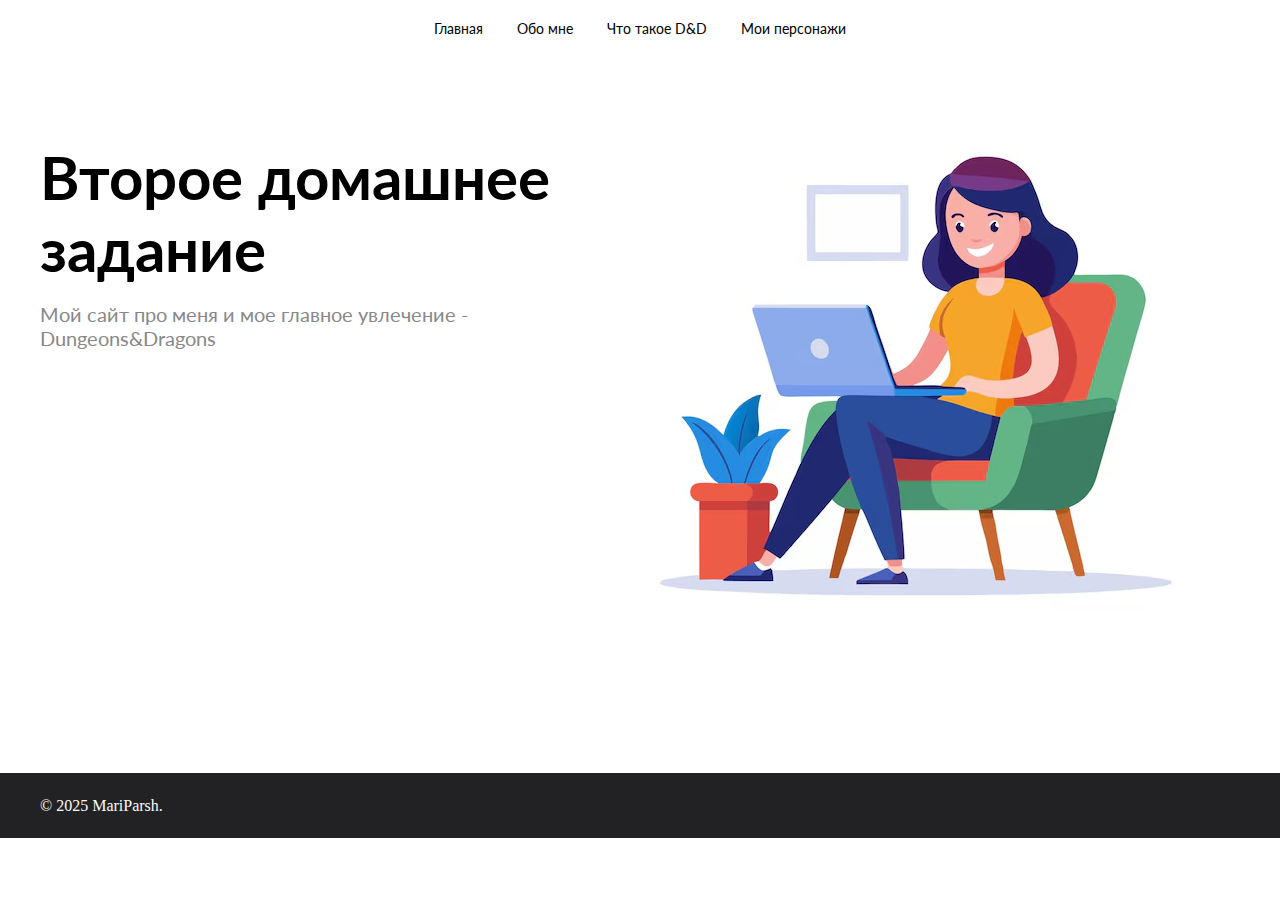
<file: index.html>
<!DOCTYPE html>
<html lang="ru">
<head>
    <meta charset="UTF-8">
    <meta name="viewport" content="width=device-width, initial-scale=1.0">
    <title>Главная</title>
    <link rel="preconnect" href="https://fonts.googleapis.com">
    <link rel="preconnect" href="https://fonts.gstatic.com" crossorigin>
    <link href="https://fonts.googleapis.com/css2?family=Lato:wght@400;700;900&display=swap" rel="stylesheet">
    <link rel="stylesheet" href="style.css">
</head>


<body>
    <div class="top center">
        <div class="top_header">
            <header class="menu">
                <a class="header_link" href="index.html">Главная</a>
                <a class="header_link" href="about.html">Обо мне</a>
                <a class="header_link" href="dandd.html">Что такое D&D</a>
                <a class="header_link" href="my_char.html">Мои персонажи</a>
            </heared>
        </div>
        <div class="top_main">
            <div class="top_info">
                <h1 class="top_title">Второе домашнее задание</h1>
                <p class="top_text">Мой сайт про меня и мое главное увлечение - Dungeons&Dragons</p>
            </div>
            <img src="img/img_top.png" alt="top photo">
        </div>
    </div>

    <footer>
        <div class="footer center">
            <div class="footer_text">© 2025 MariParsh.</div>
        </div>
    </footer>

</body>

</html>
</file>
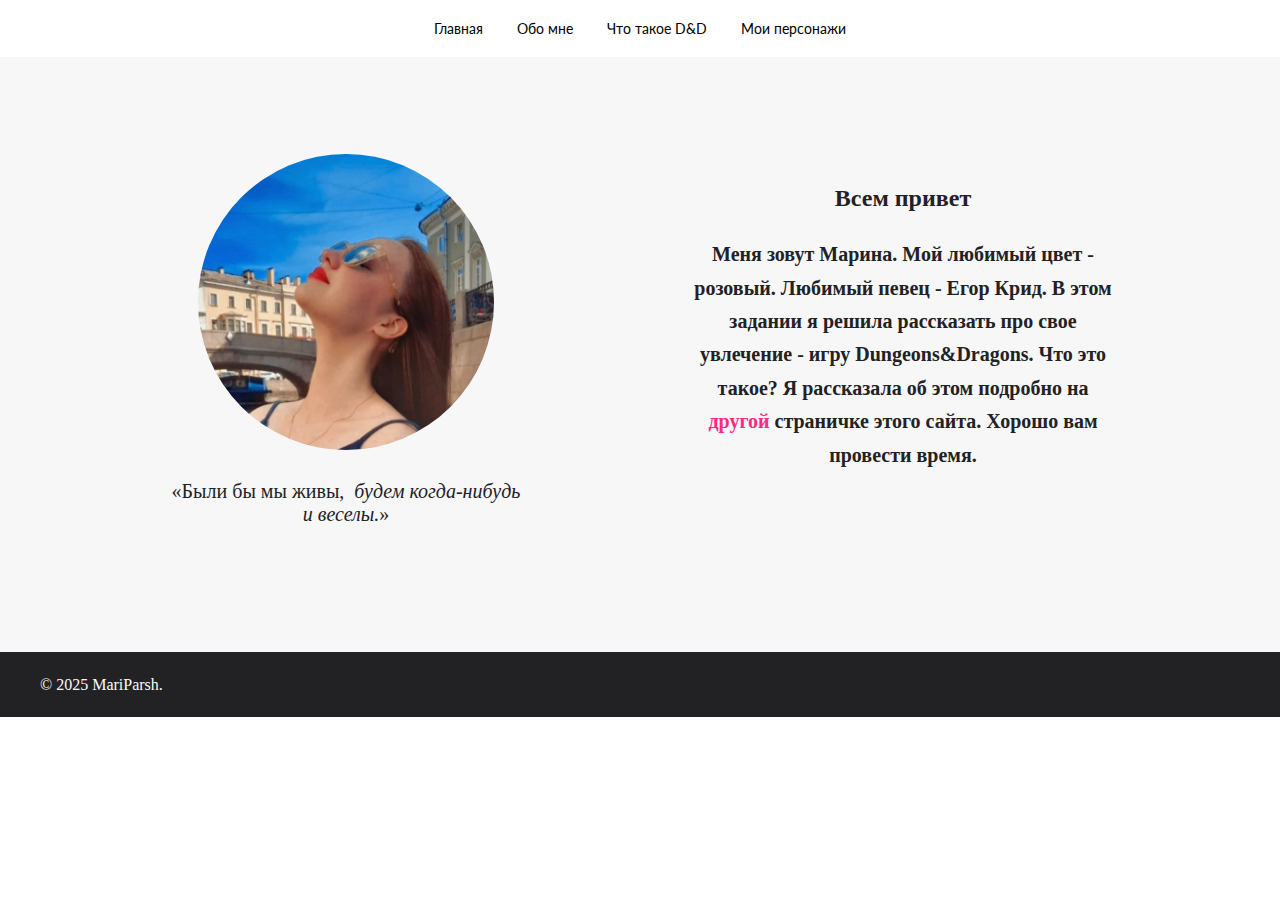
<file: about.html>
<!DOCTYPE html>
<html lang="ru">
<head>
    <meta charset="UTF-8">
    <meta name="viewport" content="width=device-width, initial-scale=1.0">
    <title>Обо мне</title>
    <link rel="preconnect" href="https://fonts.googleapis.com">
    <link rel="preconnect" href="https://fonts.gstatic.com" crossorigin>
    <link href="https://fonts.googleapis.com/css2?family=Lato:wght@400;700;900&display=swap" rel="stylesheet">
    <link rel="stylesheet" href="style.css">
</head>
<body>
    <div class="top_header center">
        <header class="menu">
            <a class="header_link" href="index.html">Главная</a>
            <a class="header_link" href="about.html">Обо мне</a>
            <a class="header_link" href="dandd.html">Что такое D&D</a>
            <a class="header_link" href="my_char.html">Мои персонажи</a>
        </heared>
    </div>

    <div class="about">
        <div class="quote">
            <img class="quote_img" src="img/my_photo.jpg" alt="photo">
            <p class="quote_text">&laquo;Были бы мы живы,<i> &nbsp;будем когда-нибудь и веселы.</i>&raquo;</p>
        </div>
        <div class="my_text">
            <h6 class="sub_title">Всем привет</h6>
            <p class="sub_text">Меня зовут Марина. Мой любимый цвет - розовый. Любимый певец - Егор Крид. В этом задании я
                решила рассказать про свое увлечение - игру Dungeons&Dragons. Что это такое? Я рассказала об этом подробно на
                <a class="about_link" href="dandd.html">другой</a> страничке этого сайта. Хорошо вам провести время.
            </p>
        </div>
    </div>


    <footer>
        <div class="footer center">
            <div class="footer_text">© 2025 MariParsh.</div>
        </div>
    </footer>

</body>


</html>
</file>
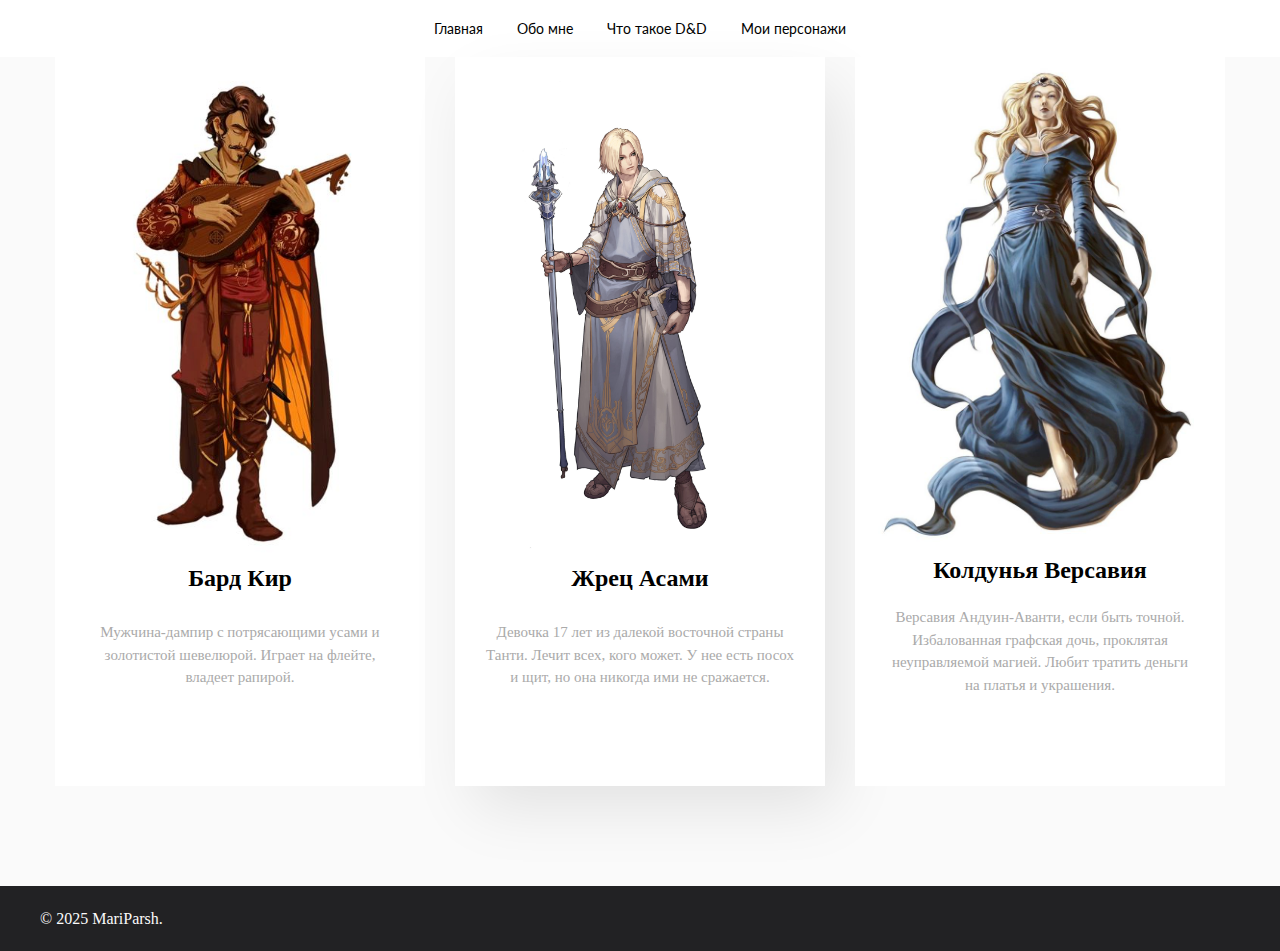
<file: my_char.html>
<!DOCTYPE html>
<html lang="ru">
<head>
    <meta charset="UTF-8">
    <meta name="viewport" content="width=device-width, initial-scale=1.0">
    <title>Мои персонажи</title>
    <link rel="preconnect" href="https://fonts.googleapis.com">
    <link rel="preconnect" href="https://fonts.gstatic.com" crossorigin>
    <link href="https://fonts.googleapis.com/css2?family=Lato:wght@400;700;900&display=swap" rel="stylesheet">
    <link rel="stylesheet" href="style.css">
</head>

<body>
    <div class="top_header center">
        <header class="menu">
            <a class="header_link" href="index.html">Главная</a>
            <a class="header_link" href="about.html">Обо мне</a>
            <a class="header_link" href="dandd.html">Что такое D&D</a>
            <a class="header_link" href="my_char.html">Мои персонажи</a>
        </heared>
    </div>

    <div class="cont">
        <div class="cont_item">
            <img src="img/1dnd.jpg" alt="content image" class="item_img">
            <h4 class="item_title">Бард Кир</h4>
            <p class="item_text">Мужчина-дампир с потрясающими усами и золотистой шевелюрой. Играет на флейте, владеет рапирой.</p>
        </div>
        <div class="cont_item cont_item_2">
            <img src="img/2dnd.jpg" alt="content image" class="item_img">
            <h4 class="item_title">Жрец Асами</h4>
            <p class="item_text">Девочка 17 лет из далекой восточной страны Танти. Лечит всех, кого может. У нее есть посох и щит, но она никогда ими не сражается.</p>
        </div>
        <div class="cont_item">
            <img src="img/4dnd.jpg" alt="content image" class="item_img">
            <h4 class="item_title">Колдунья Версавия</h4>
            <p class="item_text">Версавия Андуин-Аванти, если быть точной. Избалованная графская дочь, проклятая неуправляемой магией. Любит тратить деньги на платья и украшения.</p>
        </div>
    </div>

    <footer>
        <div class="footer center">
            <div class="footer_text">© 2025 MariParsh.</div>
        </div>
    </footer>

</body>

</html>
</file>
<file: style.css>
* {
    padding: 0;
    margin: 0;
    text-decoration: none;
}

.center {
    padding-left: calc(50% - 600px);
    padding-right: calc(50% - 600px);
}

.top_text, .menu {
    font-family: "Lato", sans-serif;
    font-weight: 400;
    font-style: normal;
}

.top_title {
    font-family: "Lato", sans-serif;
    font-weight: 700;
    font-style: normal;
}

.top_header {
    padding-top: 20px;
    padding-bottom: 20px;
    display: flex;
    align-items: center;
    flex-wrap: wrap;
    flex-direction: row;
    justify-content: space-around;
    align-content: center;
}

.menu {
    display: flex;
    align-items: flex-end;
    gap: 34px;
}

.header_link {
    color: #000;
    font-size: 14px;
}

.top_main {
    margin-top: 84px;
    margin-bottom: 162px;
    display: flex;
    flex-direction: row;
    justify-content: flex-start;
    gap: 41px;
}

.top_info {
    width: 522px;
}

.top_title {
    margin-bottom: 17px;
    font-size: 60px;
}

.top_text {
    color: #888;
    font-size: 20px;
    width: 466px;
}

.footer {
    background-color: #222224;
    display: flex;
    justify-content: space-between;
    align-items: center;
    padding-top: 24px;
    padding-bottom: 23px;
}

.footer_text {
    color: #FBFBFB;
    font-size: 16px;
    font-weight: 400;
}

.about {
    background-color: rgba(244, 244, 244, 0.70);
    padding-top: 97px;
    padding-bottom: 126px;
    background-position: bottom;
    background-repeat: no-repeat;
    display: flex;
    align-items: center;
    justify-content: space-evenly;
}

.quote {
    display: flex;
    flex-direction: column;
    align-items: center;
    width: 360px;
    gap: 30px;
}

.quote_img {
    width: 296px;
    border-radius: 50%;
}

.quote_text {
    color: #222224;
    text-align: center;
    font-size: 20px;
    font-weight: 400;
}

.my_text {
    width: 422px;
}

.sub_title {
    padding-bottom: 20px;
    color: #222224;
    text-align: center;
    font-size: 24px;
    font-weight: 700;
    line-height: 167.2%;
}

.sub_text {
    color: #222224;
    text-align: center;
    font-size: 20px;
    font-weight: 700;
    line-height: 167.2%;
    padding-bottom: 30px;
}

.about_link {
    color: #FF2980;
    font-size: 20px;
}

.dnd_main {
    background-image: linear-gradient(rgba(58, 56, 56, 0.86), rgba(58, 56, 56, 0.86)), url(img/dnd.jpg);
    background-color: rgba(58, 56, 56, 0.86);
    padding-bottom: 96px;
    background-position: bottom;
    background-repeat: no-repeat;
    display: flex;
    align-items: center;
    justify-content: flex-end;
}

.dnd_what {
    padding-right: 100px;
    width: 400px;
}

.title_dnd {
    padding-top: 75px;
    color: #FBFBFB;
    font-size: 32px;
    font-weight: 400;
    text-align: center;
}

.text_dnd {
    padding-top: 45px;
    color: #FBFBFB;
    font-size: 20px;
    font-weight: 400;
    text-align: center;
}

.dnd_text {
    color: #222224;
    text-align: left;
    font-size: 18px;
    font-weight: 700;
    line-height: 167.2%;
    padding-bottom: 30px;
    width: 600px;
}

.dnd_bot {
    background-color: rgba(244, 244, 244, 0.70);
    padding-top: 97px;
    padding-bottom: 126px;
    padding-left: 30px;
    background-position: bottom;
    background-repeat: no-repeat;
    display: flex;
    justify-content: space-evenly;
    flex-direction: column;
    align-items: flex-start;
}

.cont {
    background: #FAFAFA;
    display: grid;
    grid-template-columns: repeat(3, 370px);
    column-gap: 30px;
    justify-content: center;
    padding-bottom: 100px;
}

.cont_item {
    background: #FFF;
    display: grid;
    justify-items: center;
    padding: 0px 0px 50px;
}

.cont_item_2 {
    box-shadow: 15px 25px 60px -5px rgba(0, 0, 0, 0.10);
}

.item_img {
    height: 500px;
}

.item_title {
    color: #000;
    font-size: 24px;
}

.item_text {
    color: #AAA;
    width: 310px;
    font-size: 15px;
    line-height: 150%;
    text-align: center;
    padding-top: 22px;
    padding-bottom: 40px;
}
</file>
